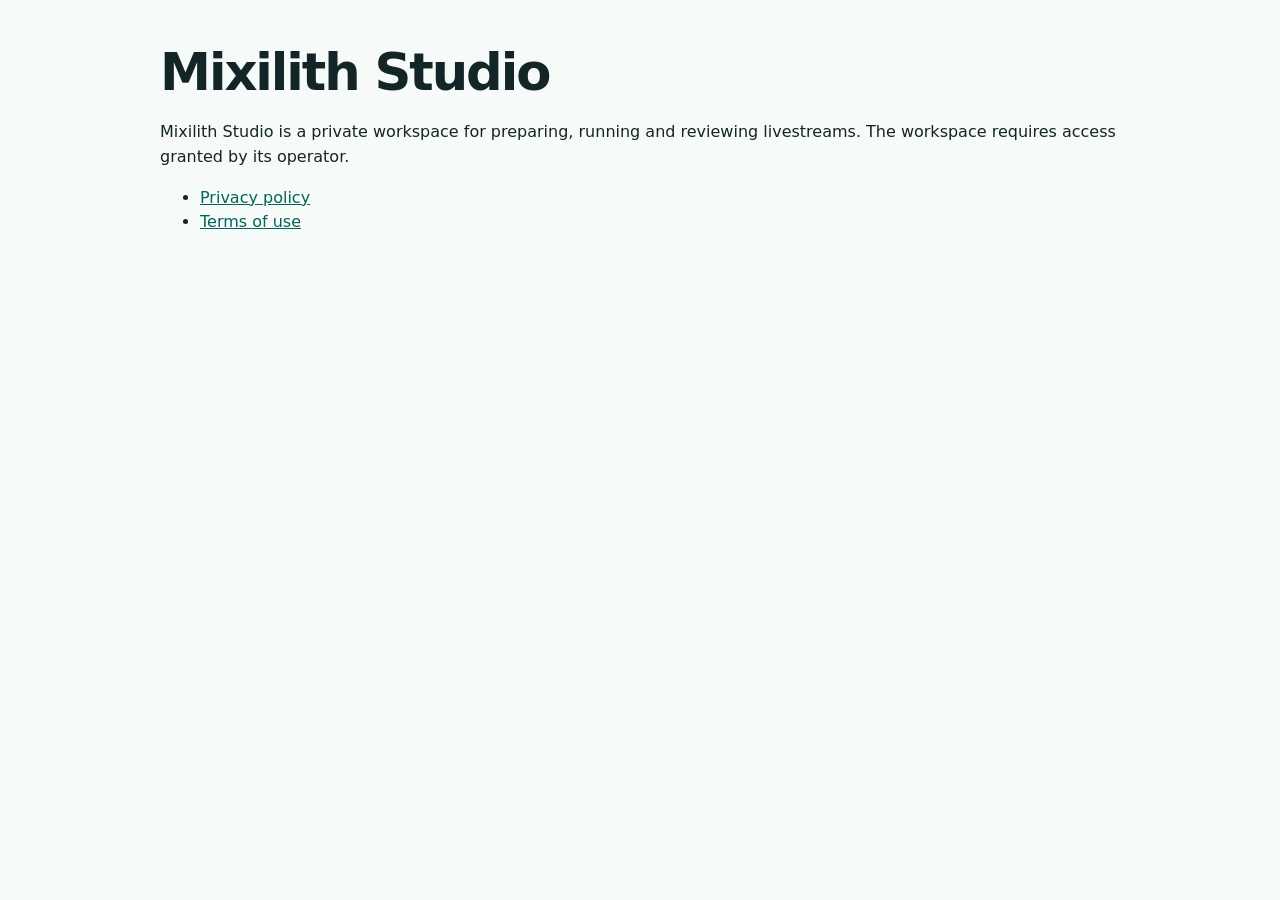
<file: index.html>
<!doctype html>
<html lang="en">
<meta charset="utf-8">
<meta name="viewport" content="width=device-width, initial-scale=1">
<title>Mixilith Studio</title>
<link rel="stylesheet" href="policy.css">
<main>
  <h1>Mixilith Studio</h1>
  <p>Mixilith Studio is a private workspace for preparing, running and reviewing livestreams. The workspace requires access granted by its operator.</p>
  <ul>
    <li><a href="privacy.html">Privacy policy</a></li>
    <li><a href="terms.html">Terms of use</a></li>
  </ul>
</main>
</html>
</file>
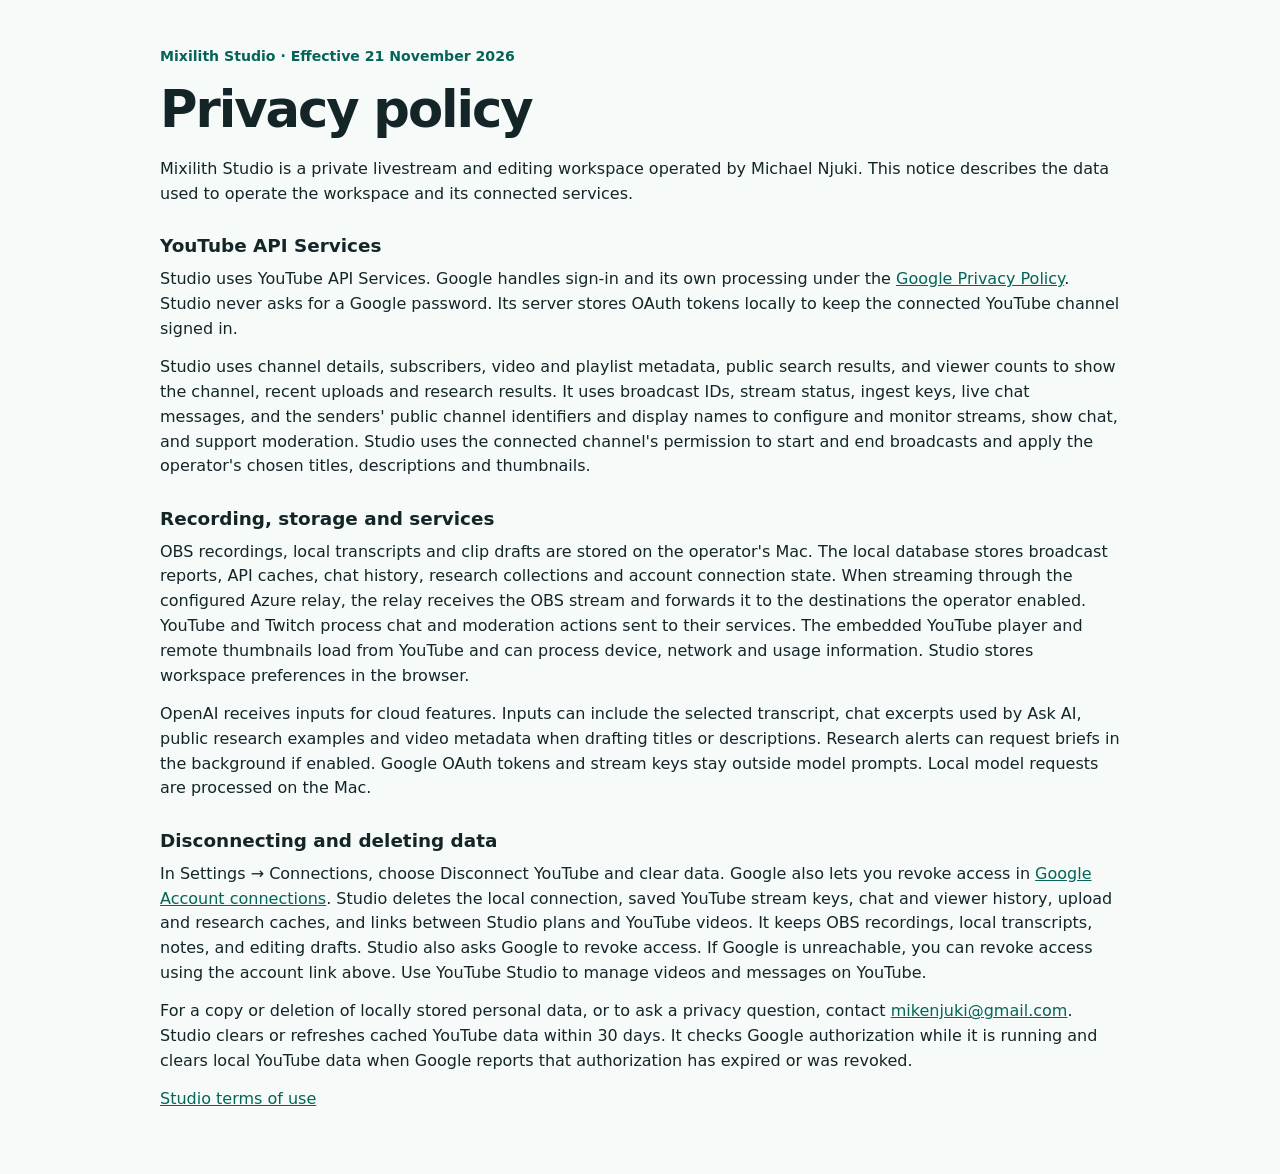
<file: privacy.html>
<!doctype html>
<html lang="en">
<meta charset="utf-8">
<meta name="viewport" content="width=device-width, initial-scale=1">
<title>Mixilith Studio privacy policy</title>
<link rel="stylesheet" href="policy.css">
<main>
  <p class="status">Mixilith Studio · Effective 21 November 2026</p>
  <h1>Privacy policy</h1>
  <p>Mixilith Studio is a private livestream and editing workspace operated by Michael Njuki. This notice describes the data used to operate the workspace and its connected services.</p>
  <h2>YouTube API Services</h2>
  <p>Studio uses YouTube API Services. Google handles sign-in and its own processing under the <a href="https://policies.google.com/privacy">Google Privacy Policy</a>. Studio never asks for a Google password. Its server stores OAuth tokens locally to keep the connected YouTube channel signed in.</p>
  <p>Studio uses channel details, subscribers, video and playlist metadata, public search results, and viewer counts to show the channel, recent uploads and research results. It uses broadcast IDs, stream status, ingest keys, live chat messages, and the senders' public channel identifiers and display names to configure and monitor streams, show chat, and support moderation. Studio uses the connected channel's permission to start and end broadcasts and apply the operator's chosen titles, descriptions and thumbnails.</p>
  <h2>Recording, storage and services</h2>
  <p>OBS recordings, local transcripts and clip drafts are stored on the operator's Mac. The local database stores broadcast reports, API caches, chat history, research collections and account connection state. When streaming through the configured Azure relay, the relay receives the OBS stream and forwards it to the destinations the operator enabled. YouTube and Twitch process chat and moderation actions sent to their services. The embedded YouTube player and remote thumbnails load from YouTube and can process device, network and usage information. Studio stores workspace preferences in the browser.</p>
  <p>OpenAI receives inputs for cloud features. Inputs can include the selected transcript, chat excerpts used by Ask AI, public research examples and video metadata when drafting titles or descriptions. Research alerts can request briefs in the background if enabled. Google OAuth tokens and stream keys stay outside model prompts. Local model requests are processed on the Mac.</p>
  <h2>Disconnecting and deleting data</h2>
  <p>In Settings → Connections, choose Disconnect YouTube and clear data. Google also lets you revoke access in <a href="https://myaccount.google.com/permissions">Google Account connections</a>. Studio deletes the local connection, saved YouTube stream keys, chat and viewer history, upload and research caches, and links between Studio plans and YouTube videos. It keeps OBS recordings, local transcripts, notes, and editing drafts. Studio also asks Google to revoke access. If Google is unreachable, you can revoke access using the account link above. Use YouTube Studio to manage videos and messages on YouTube.</p>
  <p>For a copy or deletion of locally stored personal data, or to ask a privacy question, contact <a href="mailto:mikenjuki@gmail.com">mikenjuki@gmail.com</a>. Studio clears or refreshes cached YouTube data within 30 days. It checks Google authorization while it is running and clears local YouTube data when Google reports that authorization has expired or was revoked.</p>
  <p><a href="terms.html">Studio terms of use</a></p>
</main>
</file>
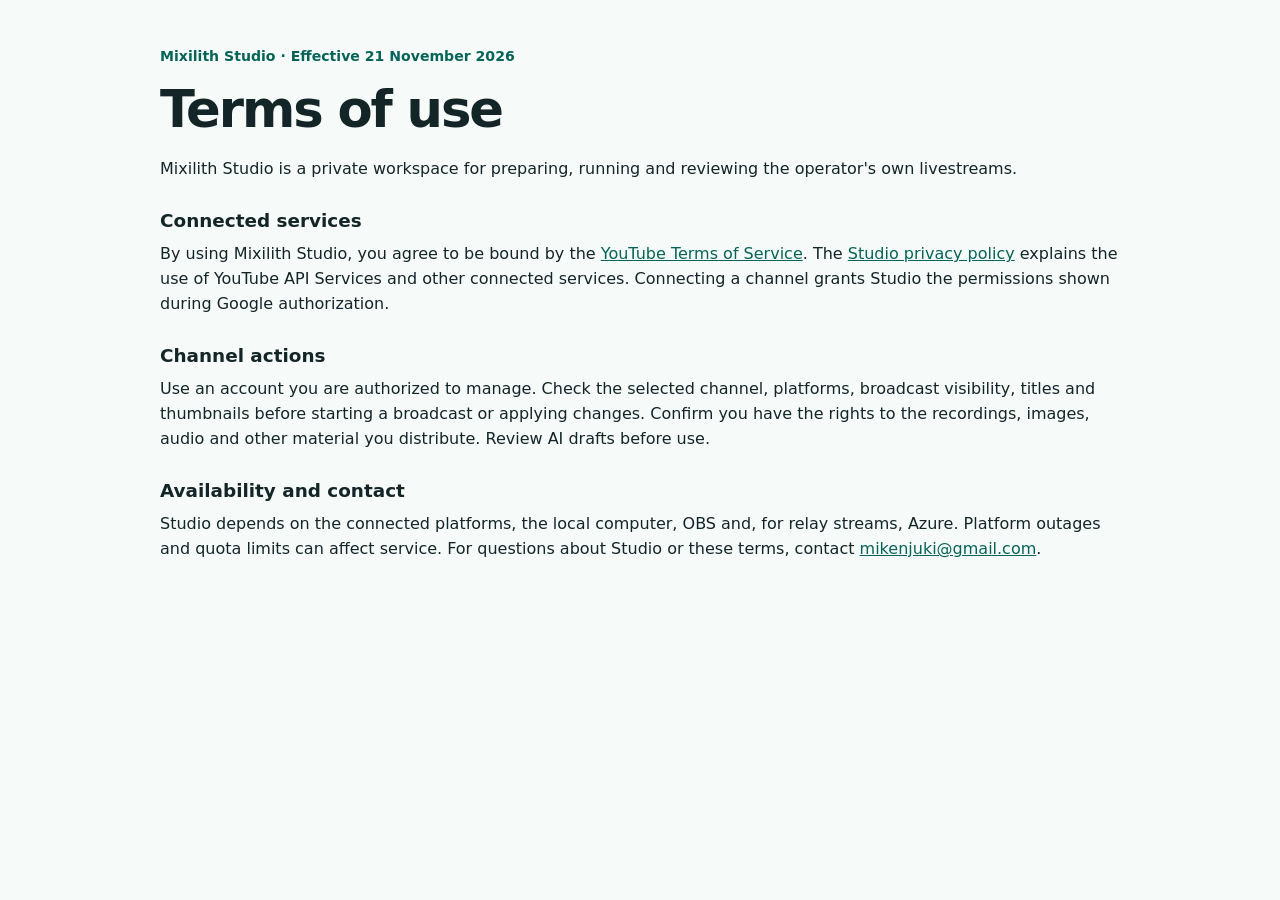
<file: terms.html>
<!doctype html>
<html lang="en">
<meta charset="utf-8">
<meta name="viewport" content="width=device-width, initial-scale=1">
<title>Mixilith Studio terms of use</title>
<link rel="stylesheet" href="policy.css">
<main>
  <p class="status">Mixilith Studio · Effective 21 November 2026</p>
  <h1>Terms of use</h1>
  <p>Mixilith Studio is a private workspace for preparing, running and reviewing the operator's own livestreams.</p>
  <h2>Connected services</h2>
  <p>By using Mixilith Studio, you agree to be bound by the <a href="https://www.youtube.com/t/terms">YouTube Terms of Service</a>. The <a href="privacy.html">Studio privacy policy</a> explains the use of YouTube API Services and other connected services. Connecting a channel grants Studio the permissions shown during Google authorization.</p>
  <h2>Channel actions</h2>
  <p>Use an account you are authorized to manage. Check the selected channel, platforms, broadcast visibility, titles and thumbnails before starting a broadcast or applying changes. Confirm you have the rights to the recordings, images, audio and other material you distribute. Review AI drafts before use.</p>
  <h2>Availability and contact</h2>
  <p>Studio depends on the connected platforms, the local computer, OBS and, for relay streams, Azure. Platform outages and quota limits can affect service. For questions about Studio or these terms, contact <a href="mailto:mikenjuki@gmail.com">mikenjuki@gmail.com</a>.</p>
</main>
</file>
<file: policy.css>
:root { color-scheme: light; font: 16px/1.55 system-ui, sans-serif; color: #142528; background: #f6faf9; }
body { margin: 0; }
main { max-width: 60rem; margin: auto; padding: 2.5rem 1.5rem 3rem; }
h1 { font-size: clamp(2.2rem, 5vw, 3.2rem); letter-spacing: -0.04em; line-height: 1.08; margin: .3rem 0 1.25rem; }
h2 { font-size: 1.15rem; margin: 1.6rem 0 .35rem; }
p { margin: .4rem 0 .85rem; }
a, .status { color: #056457; }
.status { font-size: .88rem; font-weight: 650; }
@media print { :root { font-size: 11pt; background: white; } main { padding: 0; } a { color: #142528; } }
</file>
